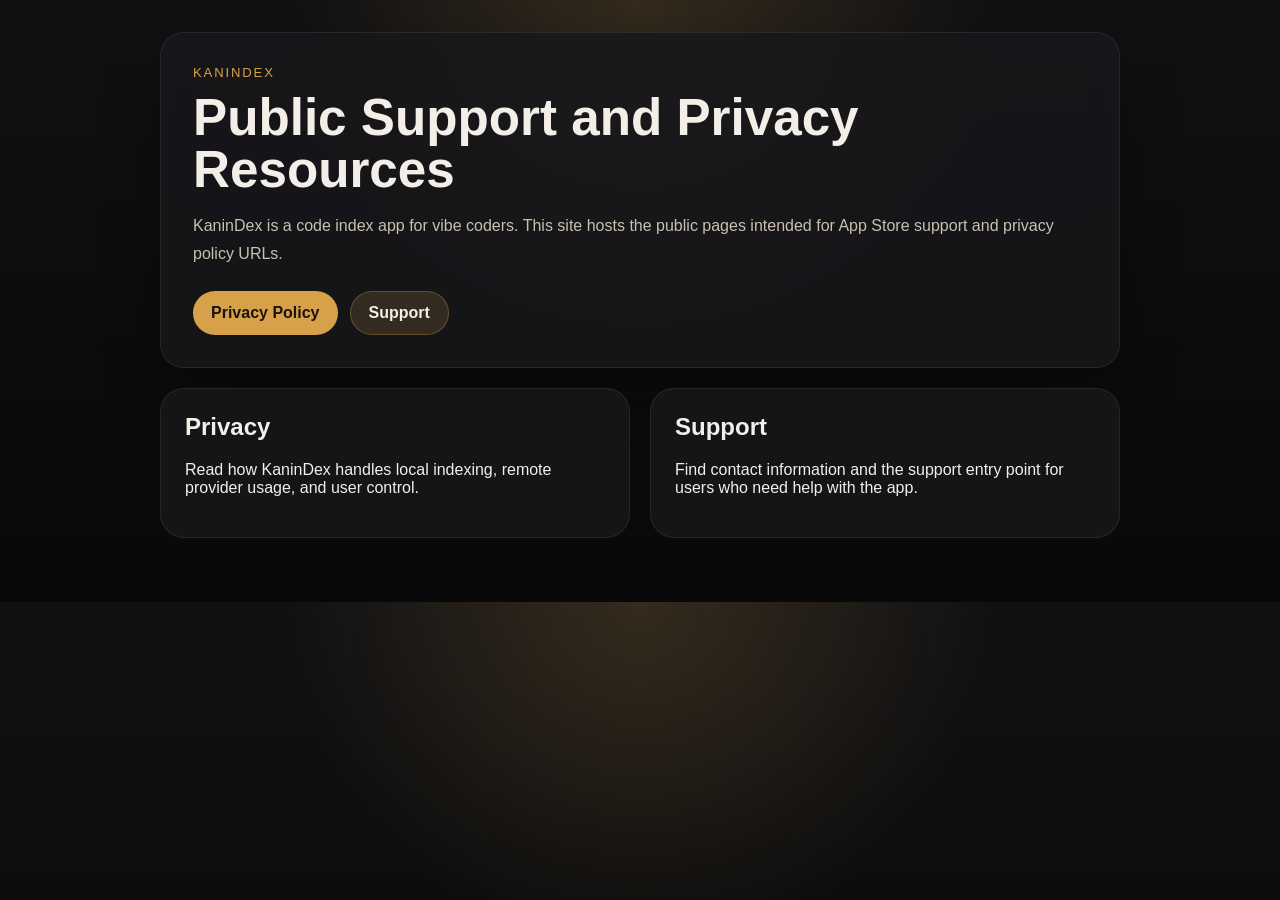
<file: index.html>
<!doctype html>
<html lang="en">
  <head>
    <meta charset="utf-8">
    <meta name="viewport" content="width=device-width, initial-scale=1">
    <title>KaninDex Public Pages</title>
    <meta name="description" content="Public support and privacy resources for KaninDex.">
    <link rel="stylesheet" href="./assets/styles.css">
  </head>
  <body>
    <main class="page-shell">
      <section class="hero-card">
        <p class="eyebrow">KaninDex</p>
        <h1>Public Support and Privacy Resources</h1>
        <p class="lede">
          KaninDex is a code index app for vibe coders. This site hosts the public pages
          intended for App Store support and privacy policy URLs.
        </p>
        <div class="button-row">
          <a class="primary-button" href="./privacy/">Privacy Policy</a>
          <a class="secondary-button" href="./support/">Support</a>
        </div>
      </section>

      <section class="info-grid">
        <article class="info-card">
          <h2>Privacy</h2>
          <p>
            Read how KaninDex handles local indexing, remote provider usage, and user control.
          </p>
        </article>
        <article class="info-card">
          <h2>Support</h2>
          <p>
            Find contact information and the support entry point for users who need help with the app.
          </p>
        </article>
      </section>
    </main>
  </body>
</html>
</file>
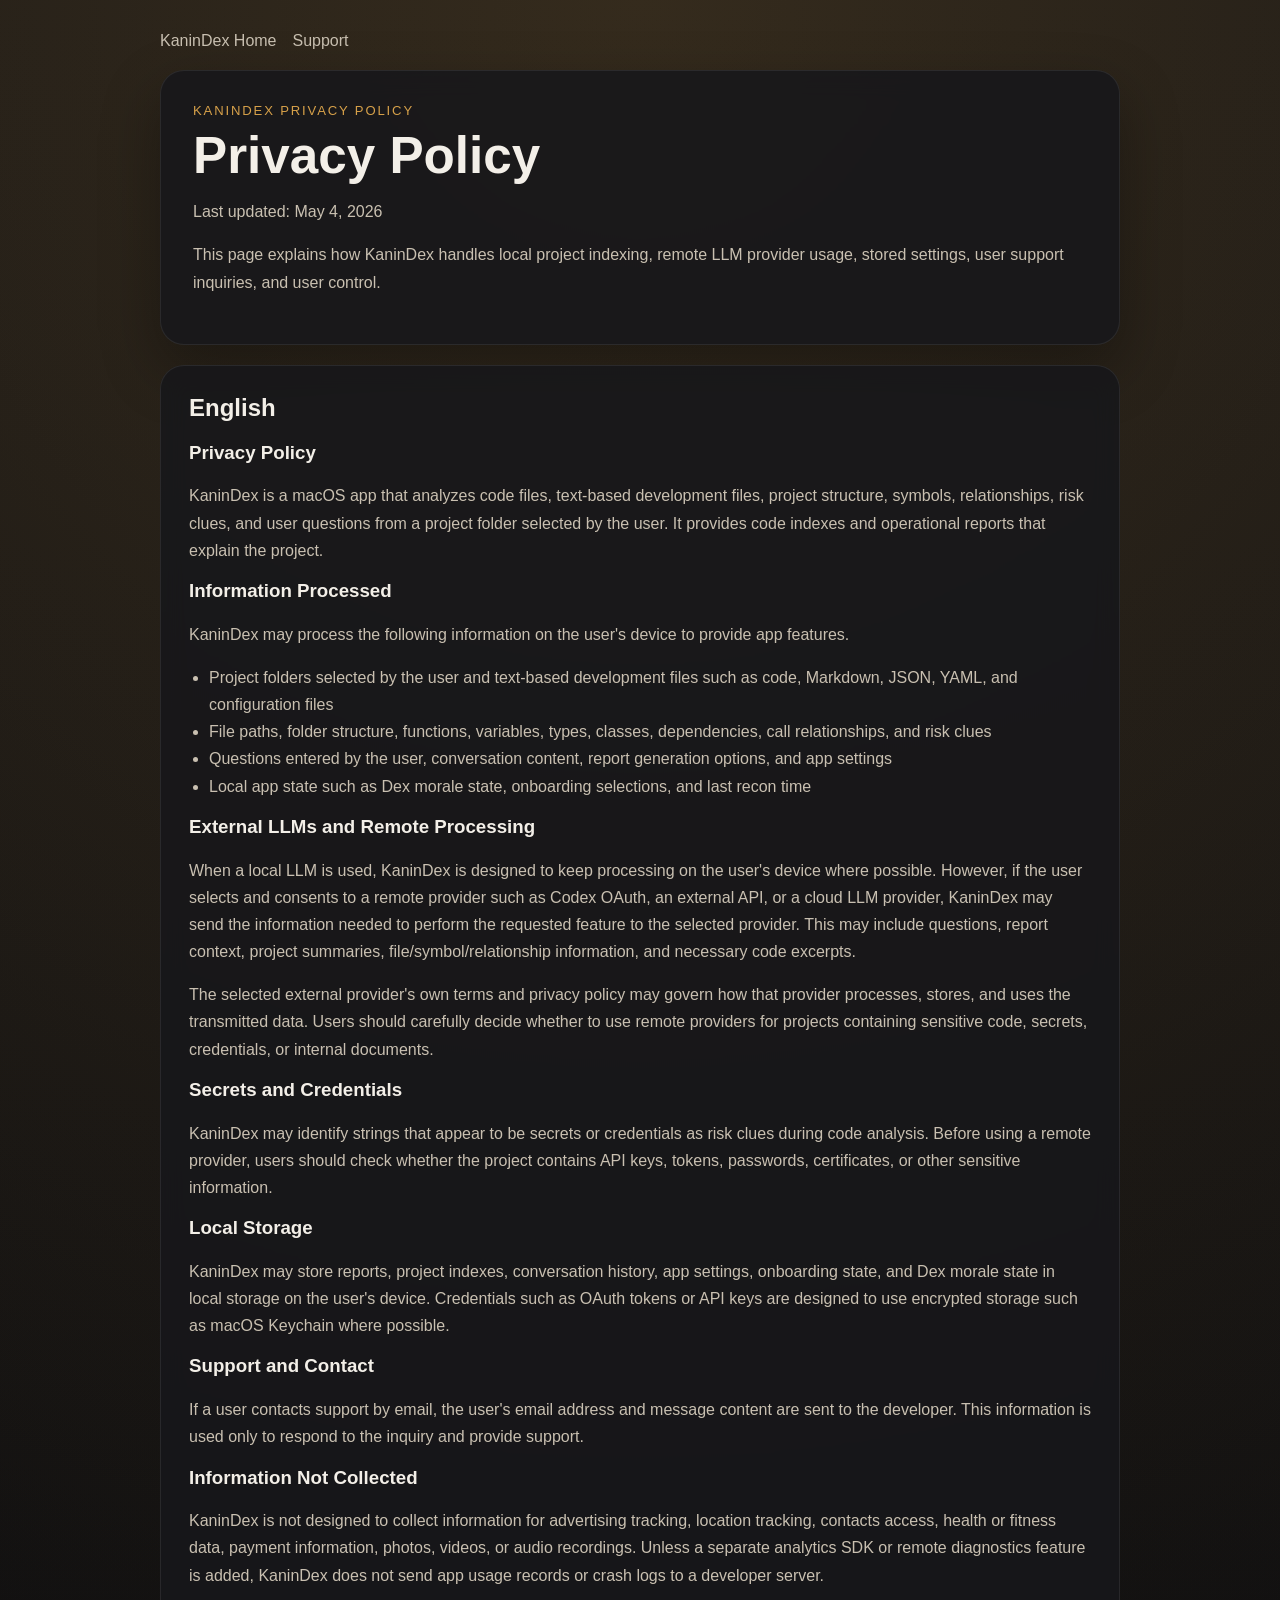
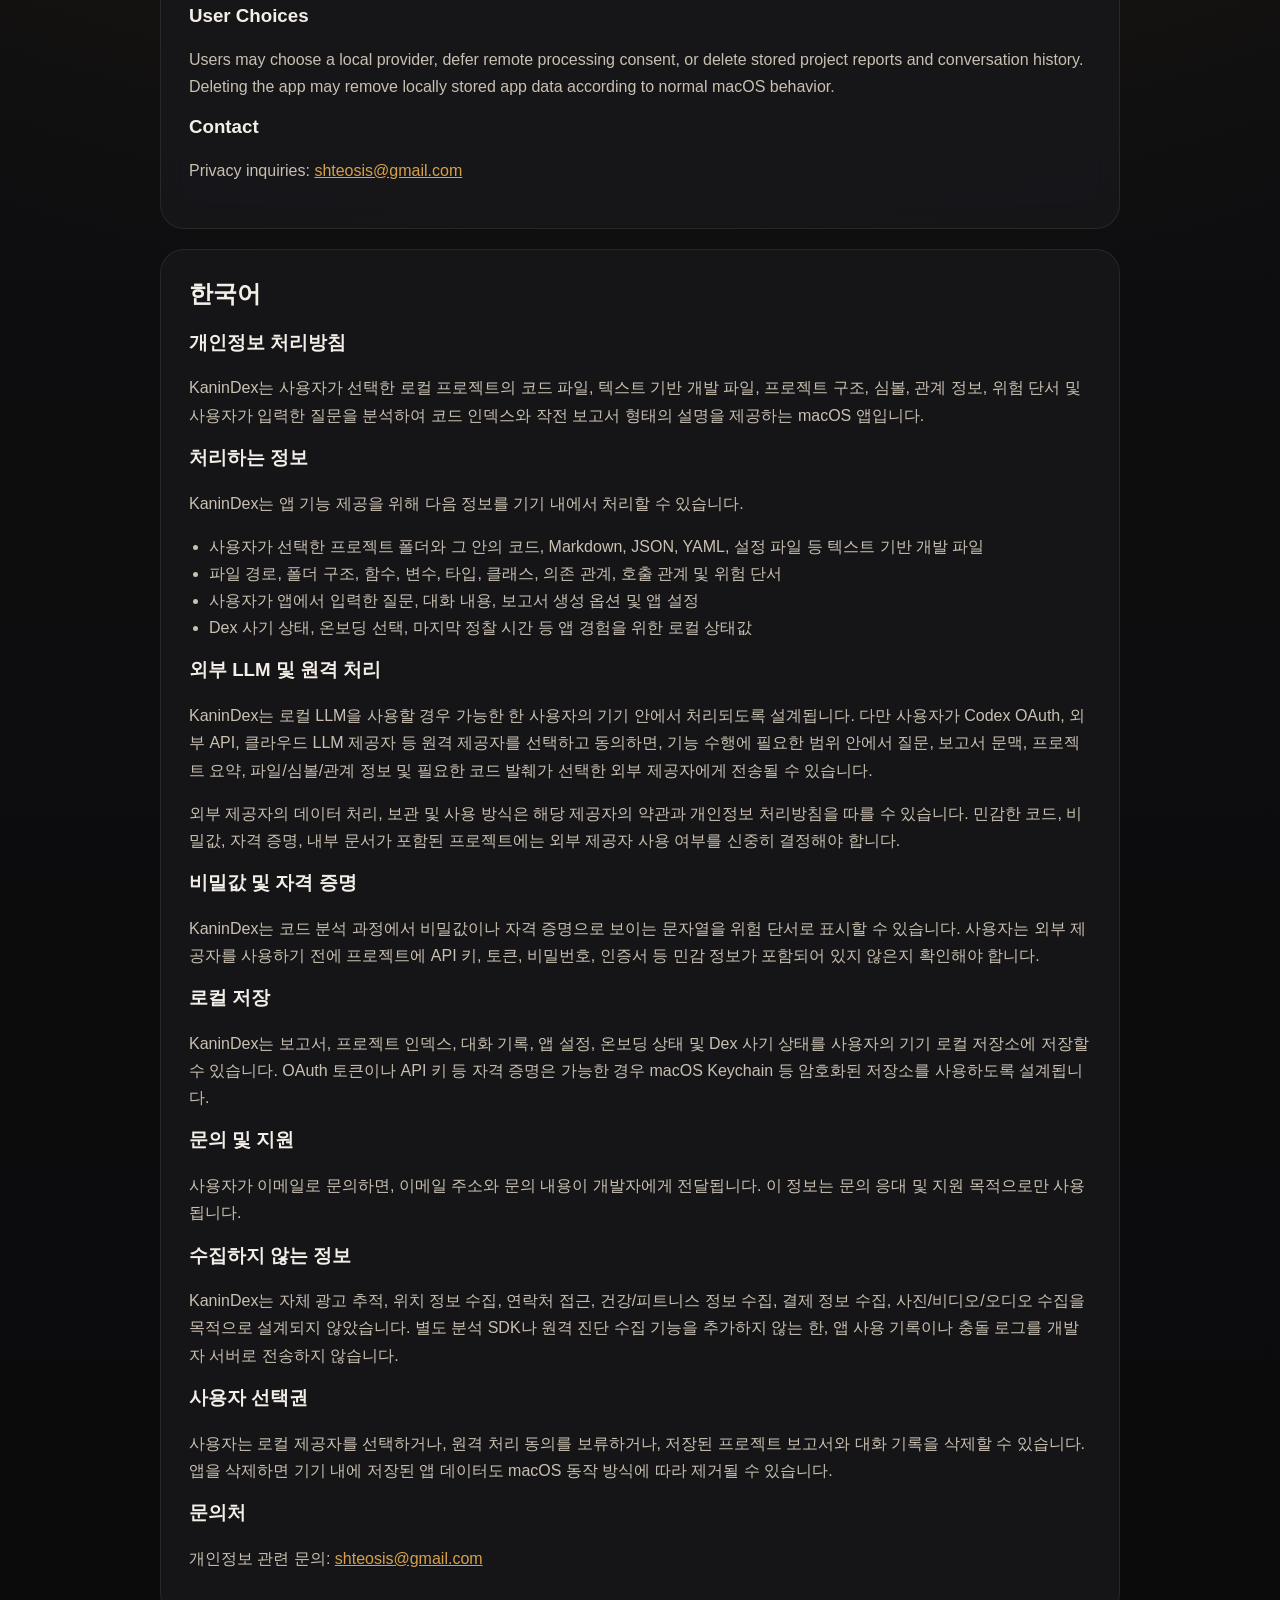
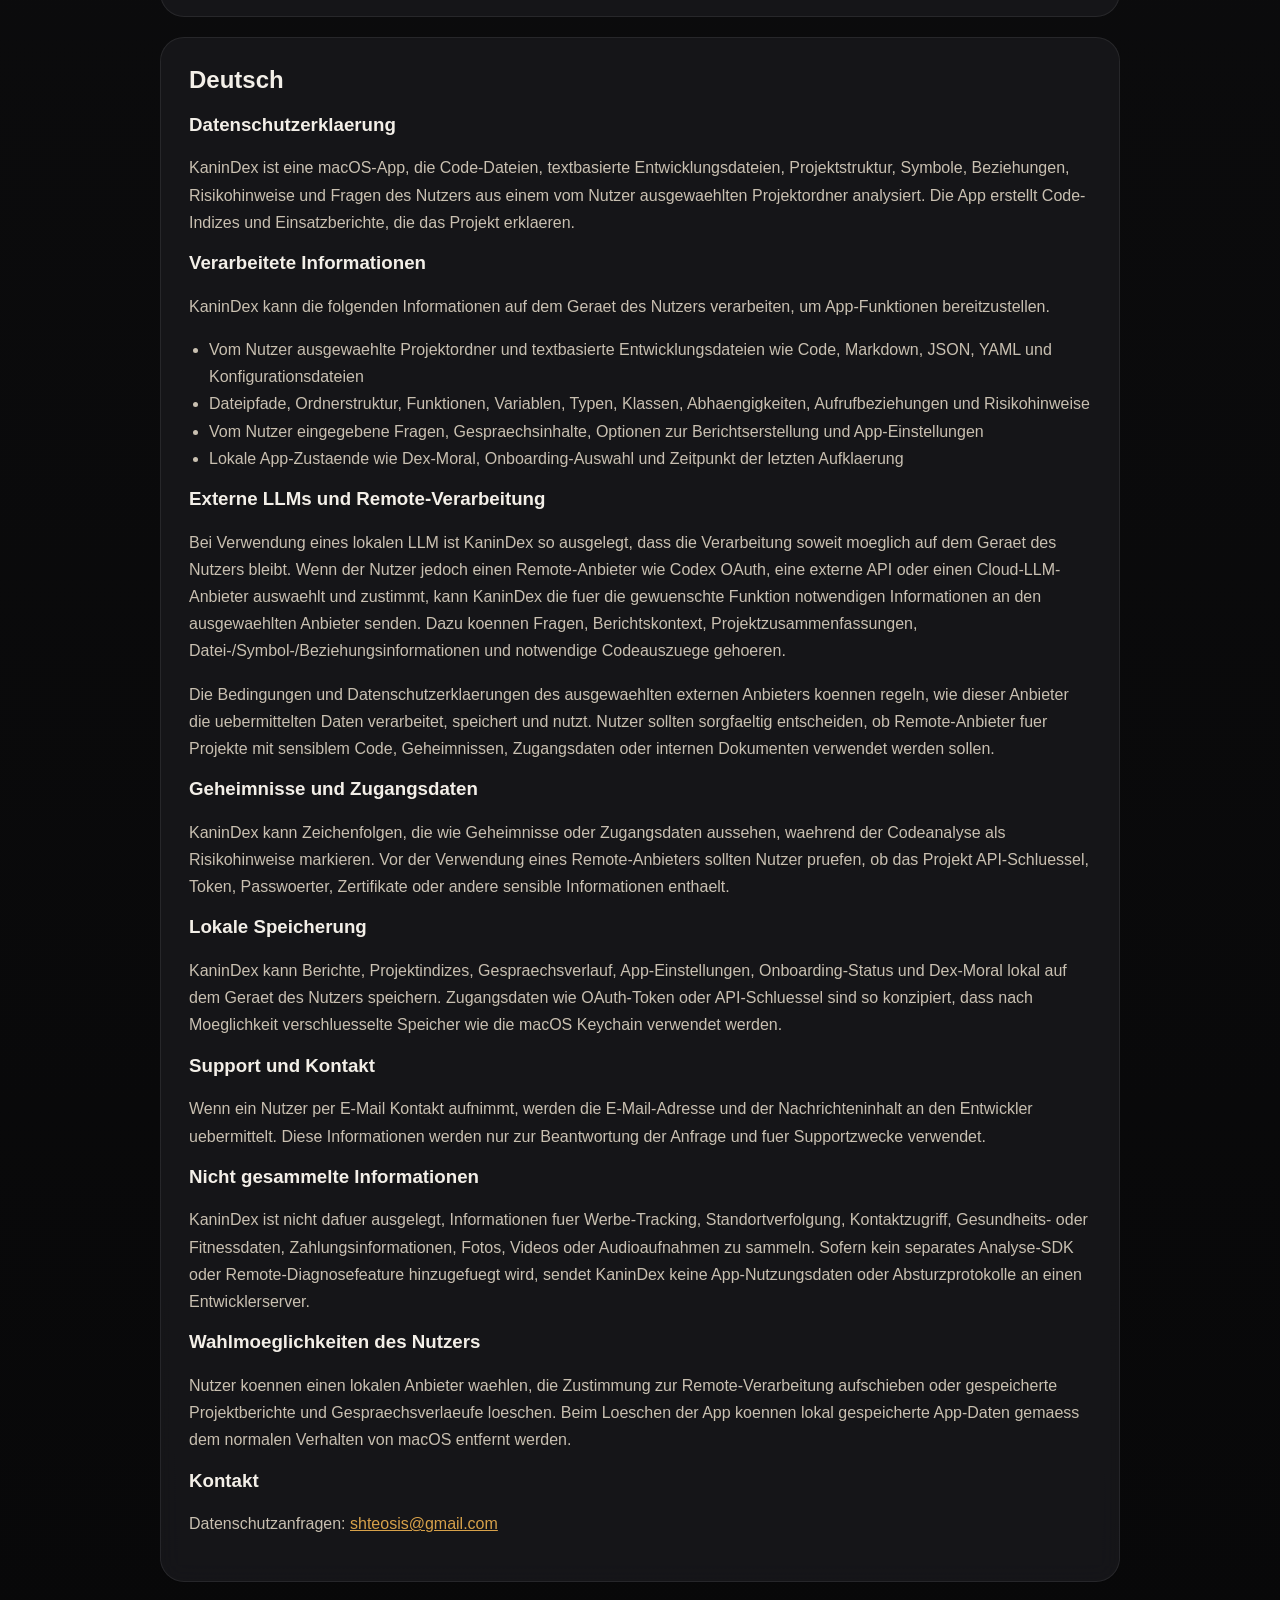
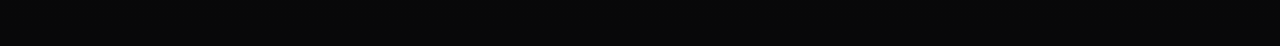
<file: privacy/index.html>
<!doctype html>
<html lang="en">
  <head>
    <meta charset="utf-8">
    <meta name="viewport" content="width=device-width, initial-scale=1">
    <title>KaninDex Privacy Policy</title>
    <meta name="description" content="Privacy policy for KaninDex in English, Korean, and German.">
    <link rel="stylesheet" href="../assets/styles.css">
  </head>
  <body>
    <main class="page-shell legal-shell">
      <nav class="top-nav">
        <a href="../">KaninDex Home</a>
        <a href="../support/">Support</a>
      </nav>

      <section class="hero-card">
        <p class="eyebrow">KaninDex Privacy Policy</p>
        <h1>Privacy Policy</h1>
        <p class="meta-line">Last updated: May 4, 2026</p>
        <p class="lede">This page explains how KaninDex handles local project indexing, remote LLM provider usage, stored settings, user support inquiries, and user control.</p>
      </section>

      <section class="legal-card">
        <h2>English</h2>
        <h3>Privacy Policy</h3>
        <p>KaninDex is a macOS app that analyzes code files, text-based development files, project structure, symbols, relationships, risk clues, and user questions from a project folder selected by the user. It provides code indexes and operational reports that explain the project.</p>

        <h3>Information Processed</h3>
        <p>KaninDex may process the following information on the user's device to provide app features.</p>
        <ul>
          <li>Project folders selected by the user and text-based development files such as code, Markdown, JSON, YAML, and configuration files</li>
          <li>File paths, folder structure, functions, variables, types, classes, dependencies, call relationships, and risk clues</li>
          <li>Questions entered by the user, conversation content, report generation options, and app settings</li>
          <li>Local app state such as Dex morale state, onboarding selections, and last recon time</li>
        </ul>

        <h3>External LLMs and Remote Processing</h3>
        <p>When a local LLM is used, KaninDex is designed to keep processing on the user's device where possible. However, if the user selects and consents to a remote provider such as Codex OAuth, an external API, or a cloud LLM provider, KaninDex may send the information needed to perform the requested feature to the selected provider. This may include questions, report context, project summaries, file/symbol/relationship information, and necessary code excerpts.</p>
        <p>The selected external provider's own terms and privacy policy may govern how that provider processes, stores, and uses the transmitted data. Users should carefully decide whether to use remote providers for projects containing sensitive code, secrets, credentials, or internal documents.</p>

        <h3>Secrets and Credentials</h3>
        <p>KaninDex may identify strings that appear to be secrets or credentials as risk clues during code analysis. Before using a remote provider, users should check whether the project contains API keys, tokens, passwords, certificates, or other sensitive information.</p>

        <h3>Local Storage</h3>
        <p>KaninDex may store reports, project indexes, conversation history, app settings, onboarding state, and Dex morale state in local storage on the user's device. Credentials such as OAuth tokens or API keys are designed to use encrypted storage such as macOS Keychain where possible.</p>

        <h3>Support and Contact</h3>
        <p>If a user contacts support by email, the user's email address and message content are sent to the developer. This information is used only to respond to the inquiry and provide support.</p>

        <h3>Information Not Collected</h3>
        <p>KaninDex is not designed to collect information for advertising tracking, location tracking, contacts access, health or fitness data, payment information, photos, videos, or audio recordings. Unless a separate analytics SDK or remote diagnostics feature is added, KaninDex does not send app usage records or crash logs to a developer server.</p>

        <h3>User Choices</h3>
        <p>Users may choose a local provider, defer remote processing consent, or delete stored project reports and conversation history. Deleting the app may remove locally stored app data according to normal macOS behavior.</p>

        <h3>Contact</h3>
        <p>Privacy inquiries: <a href="mailto:shteosis@gmail.com?subject=KaninDex%20Privacy%20Inquiry">shteosis@gmail.com</a></p>
      </section>

      <section class="legal-card">
        <h2>한국어</h2>
        <h3>개인정보 처리방침</h3>
        <p>KaninDex는 사용자가 선택한 로컬 프로젝트의 코드 파일, 텍스트 기반 개발 파일, 프로젝트 구조, 심볼, 관계 정보, 위험 단서 및 사용자가 입력한 질문을 분석하여 코드 인덱스와 작전 보고서 형태의 설명을 제공하는 macOS 앱입니다.</p>

        <h3>처리하는 정보</h3>
        <p>KaninDex는 앱 기능 제공을 위해 다음 정보를 기기 내에서 처리할 수 있습니다.</p>
        <ul>
          <li>사용자가 선택한 프로젝트 폴더와 그 안의 코드, Markdown, JSON, YAML, 설정 파일 등 텍스트 기반 개발 파일</li>
          <li>파일 경로, 폴더 구조, 함수, 변수, 타입, 클래스, 의존 관계, 호출 관계 및 위험 단서</li>
          <li>사용자가 앱에서 입력한 질문, 대화 내용, 보고서 생성 옵션 및 앱 설정</li>
          <li>Dex 사기 상태, 온보딩 선택, 마지막 정찰 시간 등 앱 경험을 위한 로컬 상태값</li>
        </ul>

        <h3>외부 LLM 및 원격 처리</h3>
        <p>KaninDex는 로컬 LLM을 사용할 경우 가능한 한 사용자의 기기 안에서 처리되도록 설계됩니다. 다만 사용자가 Codex OAuth, 외부 API, 클라우드 LLM 제공자 등 원격 제공자를 선택하고 동의하면, 기능 수행에 필요한 범위 안에서 질문, 보고서 문맥, 프로젝트 요약, 파일/심볼/관계 정보 및 필요한 코드 발췌가 선택한 외부 제공자에게 전송될 수 있습니다.</p>
        <p>외부 제공자의 데이터 처리, 보관 및 사용 방식은 해당 제공자의 약관과 개인정보 처리방침을 따를 수 있습니다. 민감한 코드, 비밀값, 자격 증명, 내부 문서가 포함된 프로젝트에는 외부 제공자 사용 여부를 신중히 결정해야 합니다.</p>

        <h3>비밀값 및 자격 증명</h3>
        <p>KaninDex는 코드 분석 과정에서 비밀값이나 자격 증명으로 보이는 문자열을 위험 단서로 표시할 수 있습니다. 사용자는 외부 제공자를 사용하기 전에 프로젝트에 API 키, 토큰, 비밀번호, 인증서 등 민감 정보가 포함되어 있지 않은지 확인해야 합니다.</p>

        <h3>로컬 저장</h3>
        <p>KaninDex는 보고서, 프로젝트 인덱스, 대화 기록, 앱 설정, 온보딩 상태 및 Dex 사기 상태를 사용자의 기기 로컬 저장소에 저장할 수 있습니다. OAuth 토큰이나 API 키 등 자격 증명은 가능한 경우 macOS Keychain 등 암호화된 저장소를 사용하도록 설계됩니다.</p>

        <h3>문의 및 지원</h3>
        <p>사용자가 이메일로 문의하면, 이메일 주소와 문의 내용이 개발자에게 전달됩니다. 이 정보는 문의 응대 및 지원 목적으로만 사용됩니다.</p>

        <h3>수집하지 않는 정보</h3>
        <p>KaninDex는 자체 광고 추적, 위치 정보 수집, 연락처 접근, 건강/피트니스 정보 수집, 결제 정보 수집, 사진/비디오/오디오 수집을 목적으로 설계되지 않았습니다. 별도 분석 SDK나 원격 진단 수집 기능을 추가하지 않는 한, 앱 사용 기록이나 충돌 로그를 개발자 서버로 전송하지 않습니다.</p>

        <h3>사용자 선택권</h3>
        <p>사용자는 로컬 제공자를 선택하거나, 원격 처리 동의를 보류하거나, 저장된 프로젝트 보고서와 대화 기록을 삭제할 수 있습니다. 앱을 삭제하면 기기 내에 저장된 앱 데이터도 macOS 동작 방식에 따라 제거될 수 있습니다.</p>

        <h3>문의처</h3>
        <p>개인정보 관련 문의: <a href="mailto:shteosis@gmail.com?subject=KaninDex%20Privacy%20Inquiry">shteosis@gmail.com</a></p>
      </section>

      <section class="legal-card">
        <h2>Deutsch</h2>
        <h3>Datenschutzerklaerung</h3>
        <p>KaninDex ist eine macOS-App, die Code-Dateien, textbasierte Entwicklungsdateien, Projektstruktur, Symbole, Beziehungen, Risikohinweise und Fragen des Nutzers aus einem vom Nutzer ausgewaehlten Projektordner analysiert. Die App erstellt Code-Indizes und Einsatzberichte, die das Projekt erklaeren.</p>

        <h3>Verarbeitete Informationen</h3>
        <p>KaninDex kann die folgenden Informationen auf dem Geraet des Nutzers verarbeiten, um App-Funktionen bereitzustellen.</p>
        <ul>
          <li>Vom Nutzer ausgewaehlte Projektordner und textbasierte Entwicklungsdateien wie Code, Markdown, JSON, YAML und Konfigurationsdateien</li>
          <li>Dateipfade, Ordnerstruktur, Funktionen, Variablen, Typen, Klassen, Abhaengigkeiten, Aufrufbeziehungen und Risikohinweise</li>
          <li>Vom Nutzer eingegebene Fragen, Gespraechsinhalte, Optionen zur Berichtserstellung und App-Einstellungen</li>
          <li>Lokale App-Zustaende wie Dex-Moral, Onboarding-Auswahl und Zeitpunkt der letzten Aufklaerung</li>
        </ul>

        <h3>Externe LLMs und Remote-Verarbeitung</h3>
        <p>Bei Verwendung eines lokalen LLM ist KaninDex so ausgelegt, dass die Verarbeitung soweit moeglich auf dem Geraet des Nutzers bleibt. Wenn der Nutzer jedoch einen Remote-Anbieter wie Codex OAuth, eine externe API oder einen Cloud-LLM-Anbieter auswaehlt und zustimmt, kann KaninDex die fuer die gewuenschte Funktion notwendigen Informationen an den ausgewaehlten Anbieter senden. Dazu koennen Fragen, Berichtskontext, Projektzusammenfassungen, Datei-/Symbol-/Beziehungsinformationen und notwendige Codeauszuege gehoeren.</p>
        <p>Die Bedingungen und Datenschutzerklaerungen des ausgewaehlten externen Anbieters koennen regeln, wie dieser Anbieter die uebermittelten Daten verarbeitet, speichert und nutzt. Nutzer sollten sorgfaeltig entscheiden, ob Remote-Anbieter fuer Projekte mit sensiblem Code, Geheimnissen, Zugangsdaten oder internen Dokumenten verwendet werden sollen.</p>

        <h3>Geheimnisse und Zugangsdaten</h3>
        <p>KaninDex kann Zeichenfolgen, die wie Geheimnisse oder Zugangsdaten aussehen, waehrend der Codeanalyse als Risikohinweise markieren. Vor der Verwendung eines Remote-Anbieters sollten Nutzer pruefen, ob das Projekt API-Schluessel, Token, Passwoerter, Zertifikate oder andere sensible Informationen enthaelt.</p>

        <h3>Lokale Speicherung</h3>
        <p>KaninDex kann Berichte, Projektindizes, Gespraechsverlauf, App-Einstellungen, Onboarding-Status und Dex-Moral lokal auf dem Geraet des Nutzers speichern. Zugangsdaten wie OAuth-Token oder API-Schluessel sind so konzipiert, dass nach Moeglichkeit verschluesselte Speicher wie die macOS Keychain verwendet werden.</p>

        <h3>Support und Kontakt</h3>
        <p>Wenn ein Nutzer per E-Mail Kontakt aufnimmt, werden die E-Mail-Adresse und der Nachrichteninhalt an den Entwickler uebermittelt. Diese Informationen werden nur zur Beantwortung der Anfrage und fuer Supportzwecke verwendet.</p>

        <h3>Nicht gesammelte Informationen</h3>
        <p>KaninDex ist nicht dafuer ausgelegt, Informationen fuer Werbe-Tracking, Standortverfolgung, Kontaktzugriff, Gesundheits- oder Fitnessdaten, Zahlungsinformationen, Fotos, Videos oder Audioaufnahmen zu sammeln. Sofern kein separates Analyse-SDK oder Remote-Diagnosefeature hinzugefuegt wird, sendet KaninDex keine App-Nutzungsdaten oder Absturzprotokolle an einen Entwicklerserver.</p>

        <h3>Wahlmoeglichkeiten des Nutzers</h3>
        <p>Nutzer koennen einen lokalen Anbieter waehlen, die Zustimmung zur Remote-Verarbeitung aufschieben oder gespeicherte Projektberichte und Gespraechsverlaeufe loeschen. Beim Loeschen der App koennen lokal gespeicherte App-Daten gemaess dem normalen Verhalten von macOS entfernt werden.</p>

        <h3>Kontakt</h3>
        <p>Datenschutzanfragen: <a href="mailto:shteosis@gmail.com?subject=KaninDex%20Privacy%20Inquiry">shteosis@gmail.com</a></p>
      </section>
    </main>
  </body>
</html>
</file>
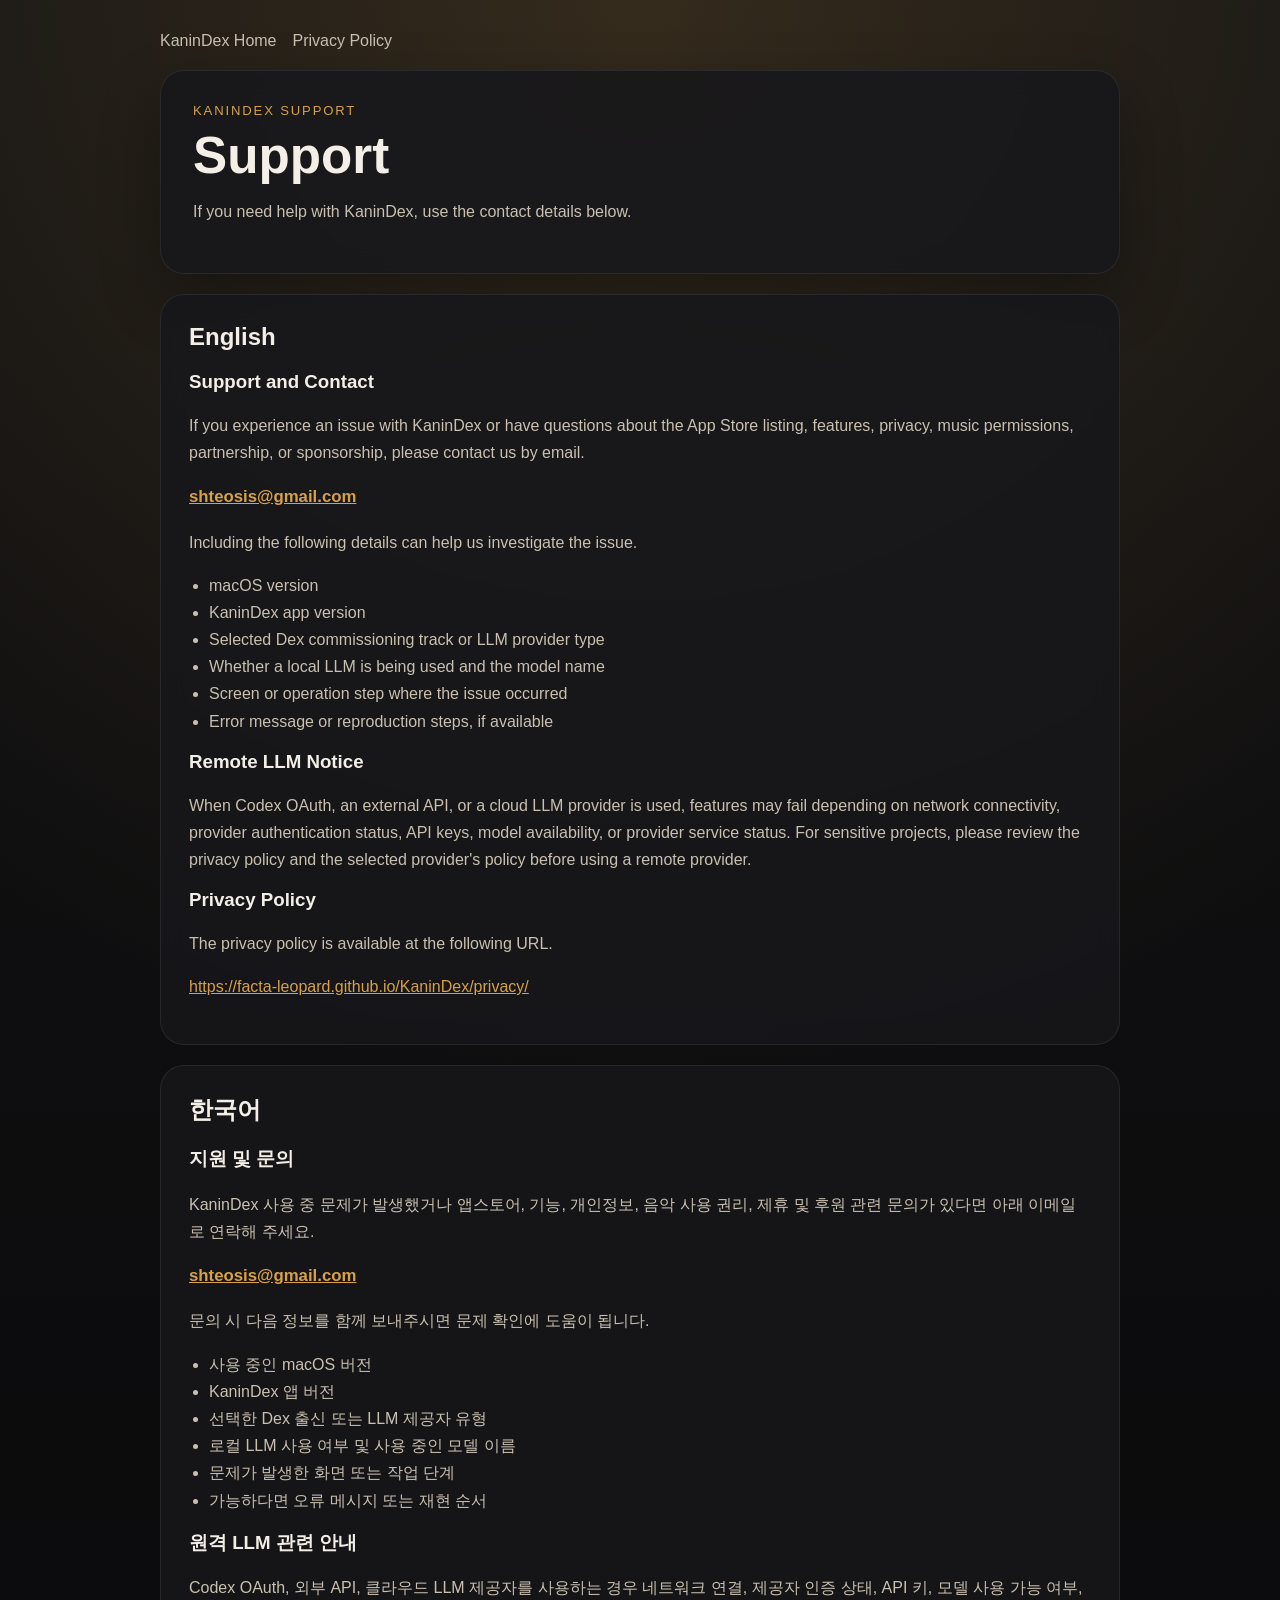
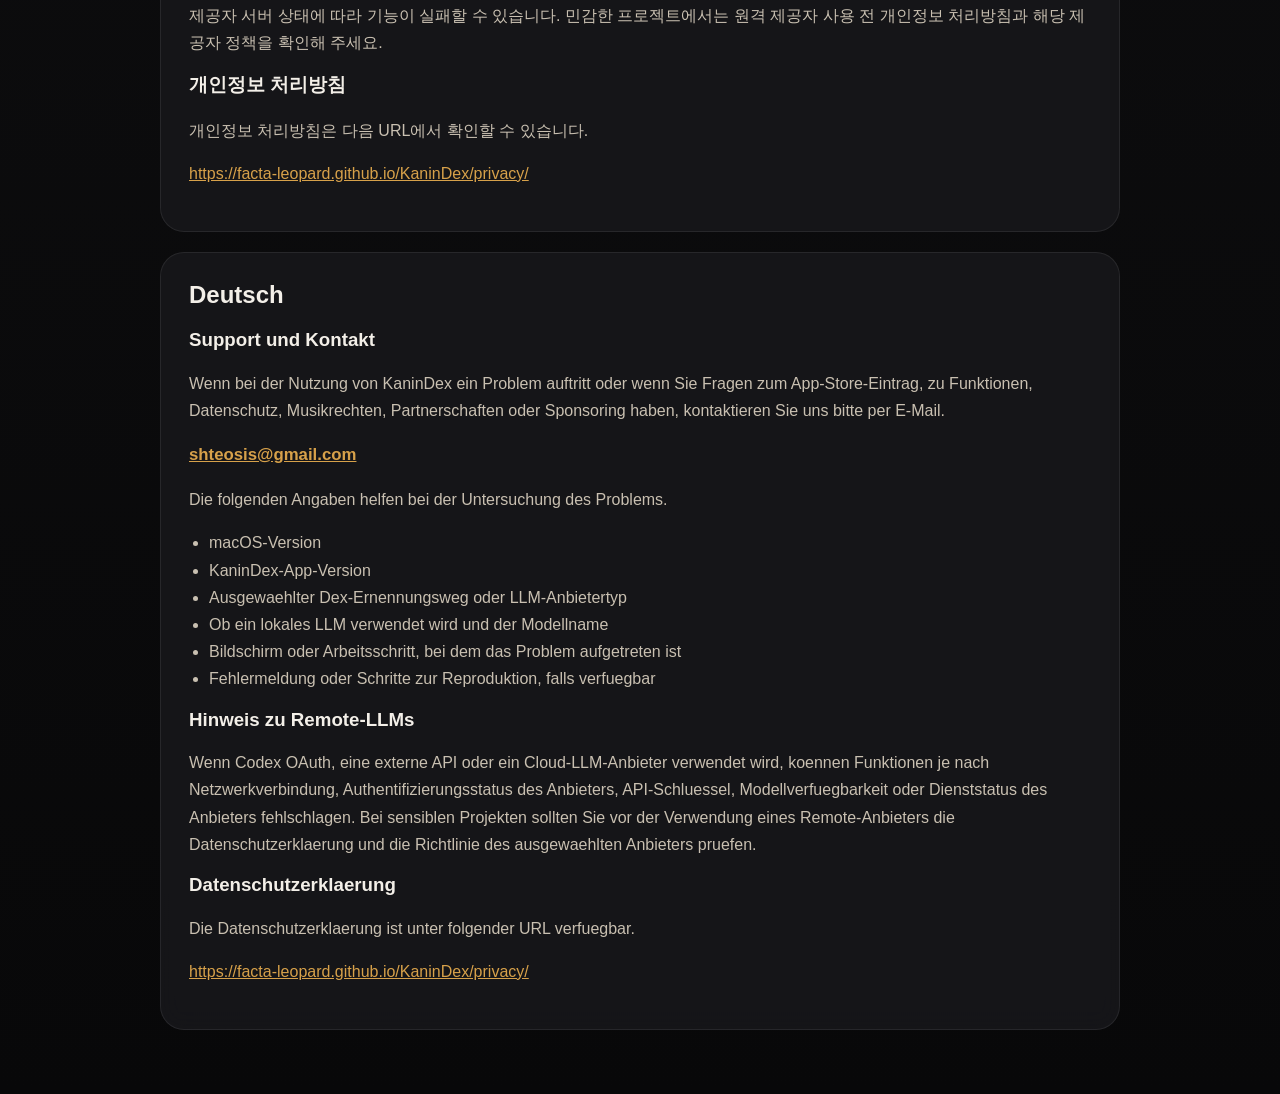
<file: support/index.html>
<!doctype html>
<html lang="en">
  <head>
    <meta charset="utf-8">
    <meta name="viewport" content="width=device-width, initial-scale=1">
    <title>KaninDex Support</title>
    <meta name="description" content="Support page for KaninDex in English, Korean, and German.">
    <link rel="stylesheet" href="../assets/styles.css">
  </head>
  <body>
    <main class="page-shell legal-shell">
      <nav class="top-nav">
        <a href="../">KaninDex Home</a>
        <a href="../privacy/">Privacy Policy</a>
      </nav>

      <section class="hero-card">
        <p class="eyebrow">KaninDex Support</p>
        <h1>Support</h1>
        <p class="lede">If you need help with KaninDex, use the contact details below.</p>
      </section>

      <section class="legal-card">
        <h2>English</h2>
        <h3>Support and Contact</h3>
        <p>If you experience an issue with KaninDex or have questions about the App Store listing, features, privacy, music permissions, partnership, or sponsorship, please contact us by email.</p>
        <p class="support-line"><a href="mailto:shteosis@gmail.com?subject=KaninDex%20Support">shteosis@gmail.com</a></p>
        <p>Including the following details can help us investigate the issue.</p>
        <ul>
          <li>macOS version</li>
          <li>KaninDex app version</li>
          <li>Selected Dex commissioning track or LLM provider type</li>
          <li>Whether a local LLM is being used and the model name</li>
          <li>Screen or operation step where the issue occurred</li>
          <li>Error message or reproduction steps, if available</li>
        </ul>

        <h3>Remote LLM Notice</h3>
        <p>When Codex OAuth, an external API, or a cloud LLM provider is used, features may fail depending on network connectivity, provider authentication status, API keys, model availability, or provider service status. For sensitive projects, please review the privacy policy and the selected provider's policy before using a remote provider.</p>

        <h3>Privacy Policy</h3>
        <p>The privacy policy is available at the following URL.</p>
        <p><a href="../privacy/">https://facta-leopard.github.io/KaninDex/privacy/</a></p>
      </section>

      <section class="legal-card">
        <h2>한국어</h2>
        <h3>지원 및 문의</h3>
        <p>KaninDex 사용 중 문제가 발생했거나 앱스토어, 기능, 개인정보, 음악 사용 권리, 제휴 및 후원 관련 문의가 있다면 아래 이메일로 연락해 주세요.</p>
        <p class="support-line"><a href="mailto:shteosis@gmail.com?subject=KaninDex%20Support">shteosis@gmail.com</a></p>
        <p>문의 시 다음 정보를 함께 보내주시면 문제 확인에 도움이 됩니다.</p>
        <ul>
          <li>사용 중인 macOS 버전</li>
          <li>KaninDex 앱 버전</li>
          <li>선택한 Dex 출신 또는 LLM 제공자 유형</li>
          <li>로컬 LLM 사용 여부 및 사용 중인 모델 이름</li>
          <li>문제가 발생한 화면 또는 작업 단계</li>
          <li>가능하다면 오류 메시지 또는 재현 순서</li>
        </ul>

        <h3>원격 LLM 관련 안내</h3>
        <p>Codex OAuth, 외부 API, 클라우드 LLM 제공자를 사용하는 경우 네트워크 연결, 제공자 인증 상태, API 키, 모델 사용 가능 여부, 제공자 서버 상태에 따라 기능이 실패할 수 있습니다. 민감한 프로젝트에서는 원격 제공자 사용 전 개인정보 처리방침과 해당 제공자 정책을 확인해 주세요.</p>

        <h3>개인정보 처리방침</h3>
        <p>개인정보 처리방침은 다음 URL에서 확인할 수 있습니다.</p>
        <p><a href="../privacy/">https://facta-leopard.github.io/KaninDex/privacy/</a></p>
      </section>

      <section class="legal-card">
        <h2>Deutsch</h2>
        <h3>Support und Kontakt</h3>
        <p>Wenn bei der Nutzung von KaninDex ein Problem auftritt oder wenn Sie Fragen zum App-Store-Eintrag, zu Funktionen, Datenschutz, Musikrechten, Partnerschaften oder Sponsoring haben, kontaktieren Sie uns bitte per E-Mail.</p>
        <p class="support-line"><a href="mailto:shteosis@gmail.com?subject=KaninDex%20Support">shteosis@gmail.com</a></p>
        <p>Die folgenden Angaben helfen bei der Untersuchung des Problems.</p>
        <ul>
          <li>macOS-Version</li>
          <li>KaninDex-App-Version</li>
          <li>Ausgewaehlter Dex-Ernennungsweg oder LLM-Anbietertyp</li>
          <li>Ob ein lokales LLM verwendet wird und der Modellname</li>
          <li>Bildschirm oder Arbeitsschritt, bei dem das Problem aufgetreten ist</li>
          <li>Fehlermeldung oder Schritte zur Reproduktion, falls verfuegbar</li>
        </ul>

        <h3>Hinweis zu Remote-LLMs</h3>
        <p>Wenn Codex OAuth, eine externe API oder ein Cloud-LLM-Anbieter verwendet wird, koennen Funktionen je nach Netzwerkverbindung, Authentifizierungsstatus des Anbieters, API-Schluessel, Modellverfuegbarkeit oder Dienststatus des Anbieters fehlschlagen. Bei sensiblen Projekten sollten Sie vor der Verwendung eines Remote-Anbieters die Datenschutzerklaerung und die Richtlinie des ausgewaehlten Anbieters pruefen.</p>

        <h3>Datenschutzerklaerung</h3>
        <p>Die Datenschutzerklaerung ist unter folgender URL verfuegbar.</p>
        <p><a href="../privacy/">https://facta-leopard.github.io/KaninDex/privacy/</a></p>
      </section>
    </main>
  </body>
</html>
</file>
<file: assets/styles.css>
:root {
  color-scheme: light;
  --bg: #0c0c0e;
  --panel: #17171b;
  --panel-soft: #202027;
  --text: #f3efe8;
  --muted: #c9c0b1;
  --accent: #d7a14a;
  --accent-soft: rgba(215, 161, 74, 0.16);
  --line: rgba(255, 255, 255, 0.08);
  --max-width: 960px;
  --radius: 24px;
}

* {
  box-sizing: border-box;
}

body {
  margin: 0;
  font-family: "SF Pro Text", "Apple SD Gothic Neo", "Pretendard", sans-serif;
  background:
    radial-gradient(circle at top, rgba(215, 161, 74, 0.18), transparent 40%),
    linear-gradient(180deg, #111113 0%, #080809 100%);
  color: var(--text);
}

a {
  color: var(--accent);
}

.page-shell {
  width: min(calc(100% - 32px), var(--max-width));
  margin: 0 auto;
  padding: 32px 0 64px;
}

.legal-shell {
  max-width: 980px;
}

.top-nav {
  display: flex;
  gap: 16px;
  margin-bottom: 20px;
}

.top-nav a {
  text-decoration: none;
  color: var(--muted);
}

.hero-card,
.info-card,
.legal-card {
  border: 1px solid var(--line);
  border-radius: var(--radius);
  background: rgba(23, 23, 27, 0.88);
  backdrop-filter: blur(12px);
}

.hero-card {
  padding: 32px;
  box-shadow: 0 24px 60px rgba(0, 0, 0, 0.32);
}

.legal-card {
  margin-top: 20px;
  padding: 28px;
}

.eyebrow {
  margin: 0 0 12px;
  color: var(--accent);
  font-size: 0.82rem;
  letter-spacing: 0.14em;
  text-transform: uppercase;
}

h1,
h2,
h3 {
  margin-top: 0;
}

h1 {
  font-size: clamp(2rem, 4vw, 3.5rem);
  line-height: 1.02;
  margin-bottom: 14px;
}

.lede,
.legal-card p,
.legal-card li,
.meta-line {
  color: var(--muted);
  line-height: 1.7;
}

.button-row {
  display: flex;
  flex-wrap: wrap;
  gap: 12px;
  margin-top: 24px;
}

.primary-button,
.secondary-button {
  display: inline-flex;
  align-items: center;
  justify-content: center;
  min-height: 44px;
  padding: 0 18px;
  border-radius: 999px;
  text-decoration: none;
  font-weight: 600;
}

.primary-button {
  background: var(--accent);
  color: #1a130b;
}

.secondary-button {
  background: var(--accent-soft);
  color: var(--text);
  border: 1px solid rgba(215, 161, 74, 0.3);
}

.info-grid {
  display: grid;
  gap: 20px;
  margin-top: 20px;
  grid-template-columns: repeat(auto-fit, minmax(240px, 1fr));
}

.info-card {
  padding: 24px;
}

.support-line {
  font-size: 1.05rem;
  font-weight: 600;
}

ul {
  padding-left: 20px;
}

@media (max-width: 640px) {
  .page-shell {
    width: min(calc(100% - 24px), var(--max-width));
    padding-top: 20px;
  }

  .hero-card,
  .legal-card,
  .info-card {
    padding: 20px;
  }
}
</file>
